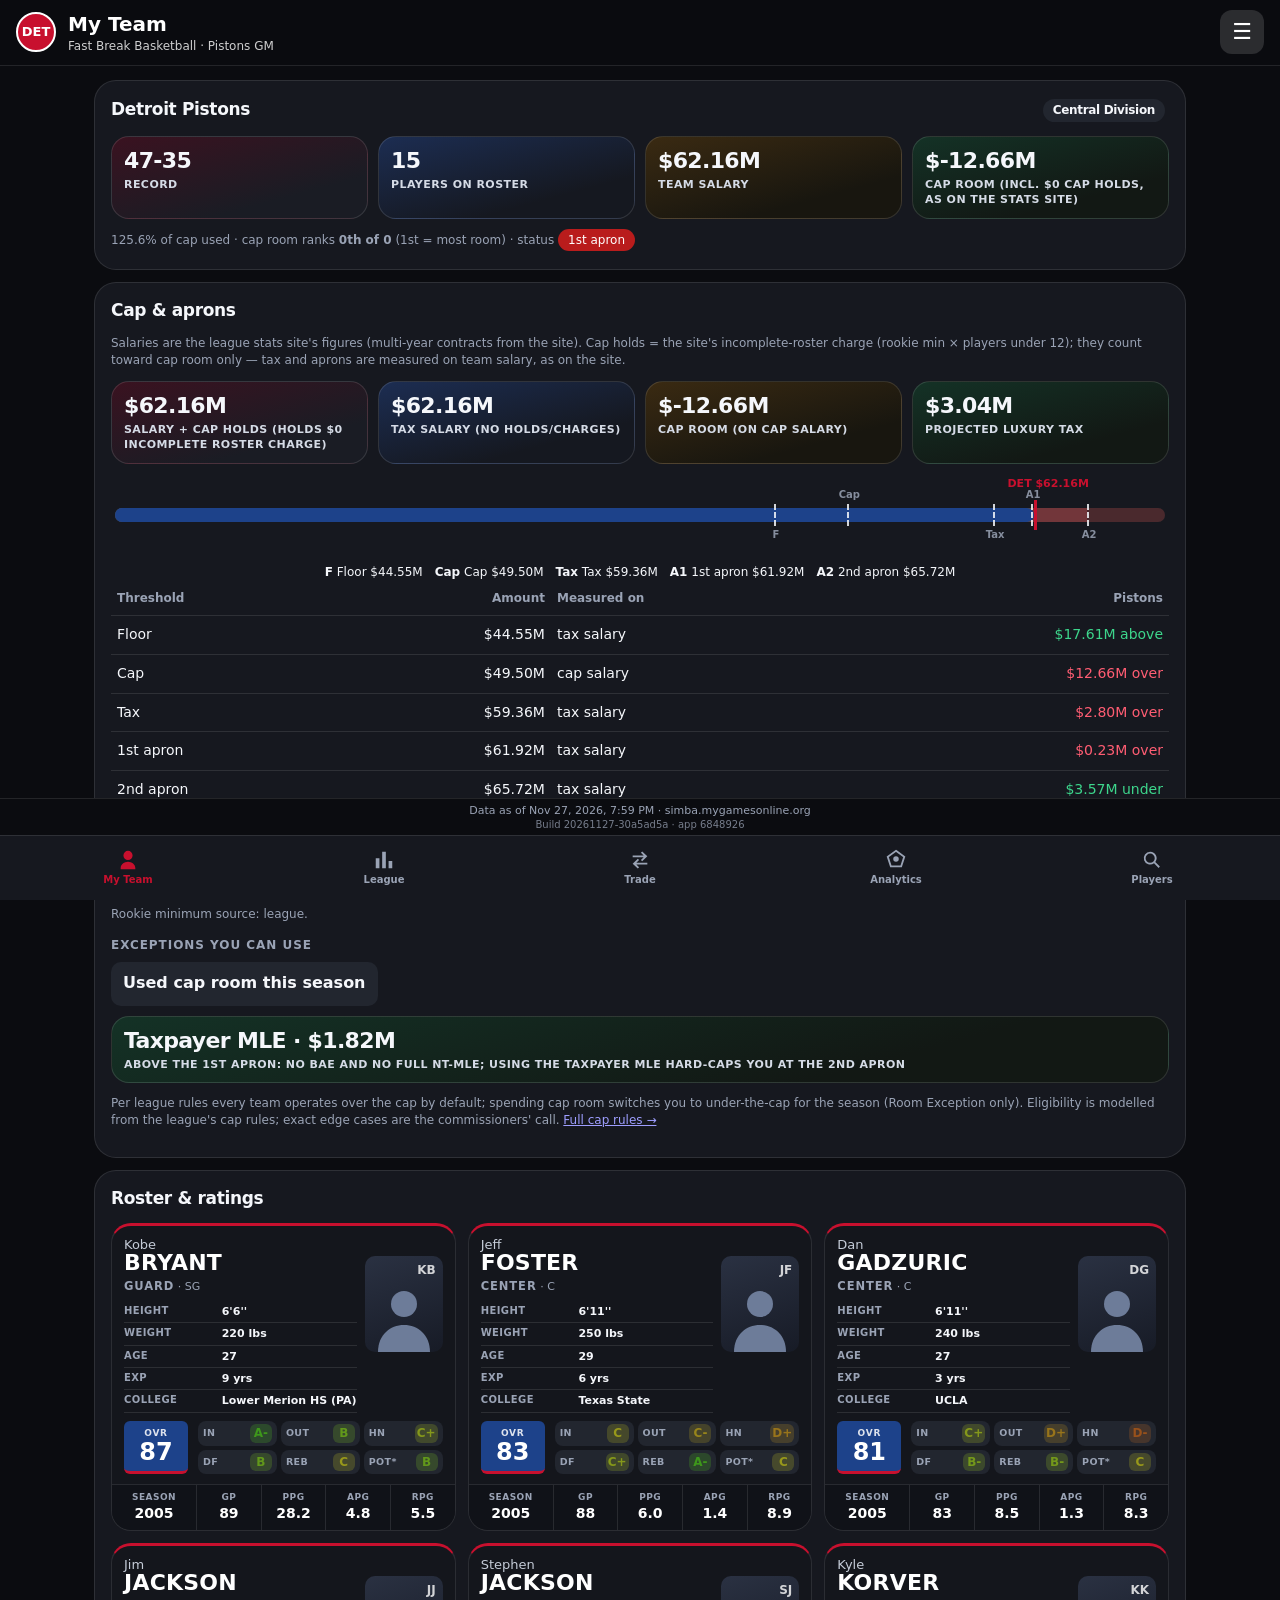
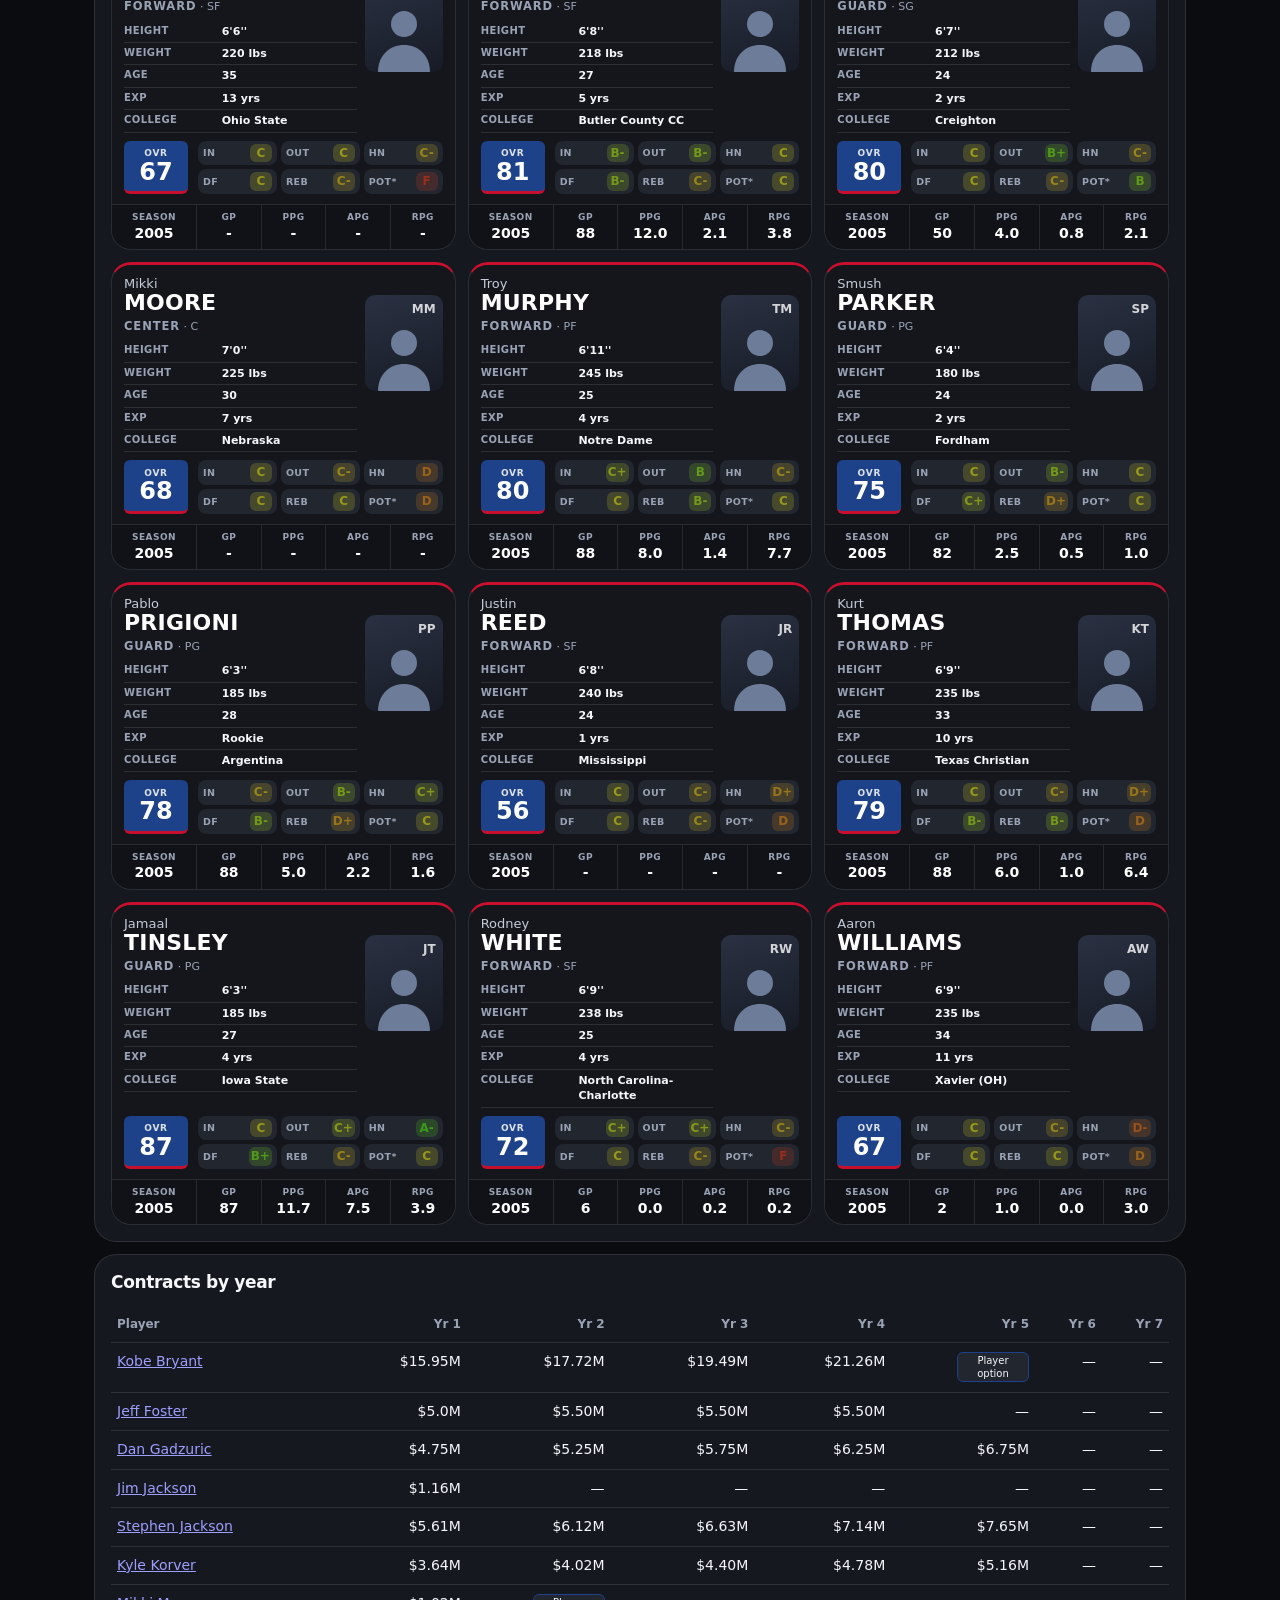
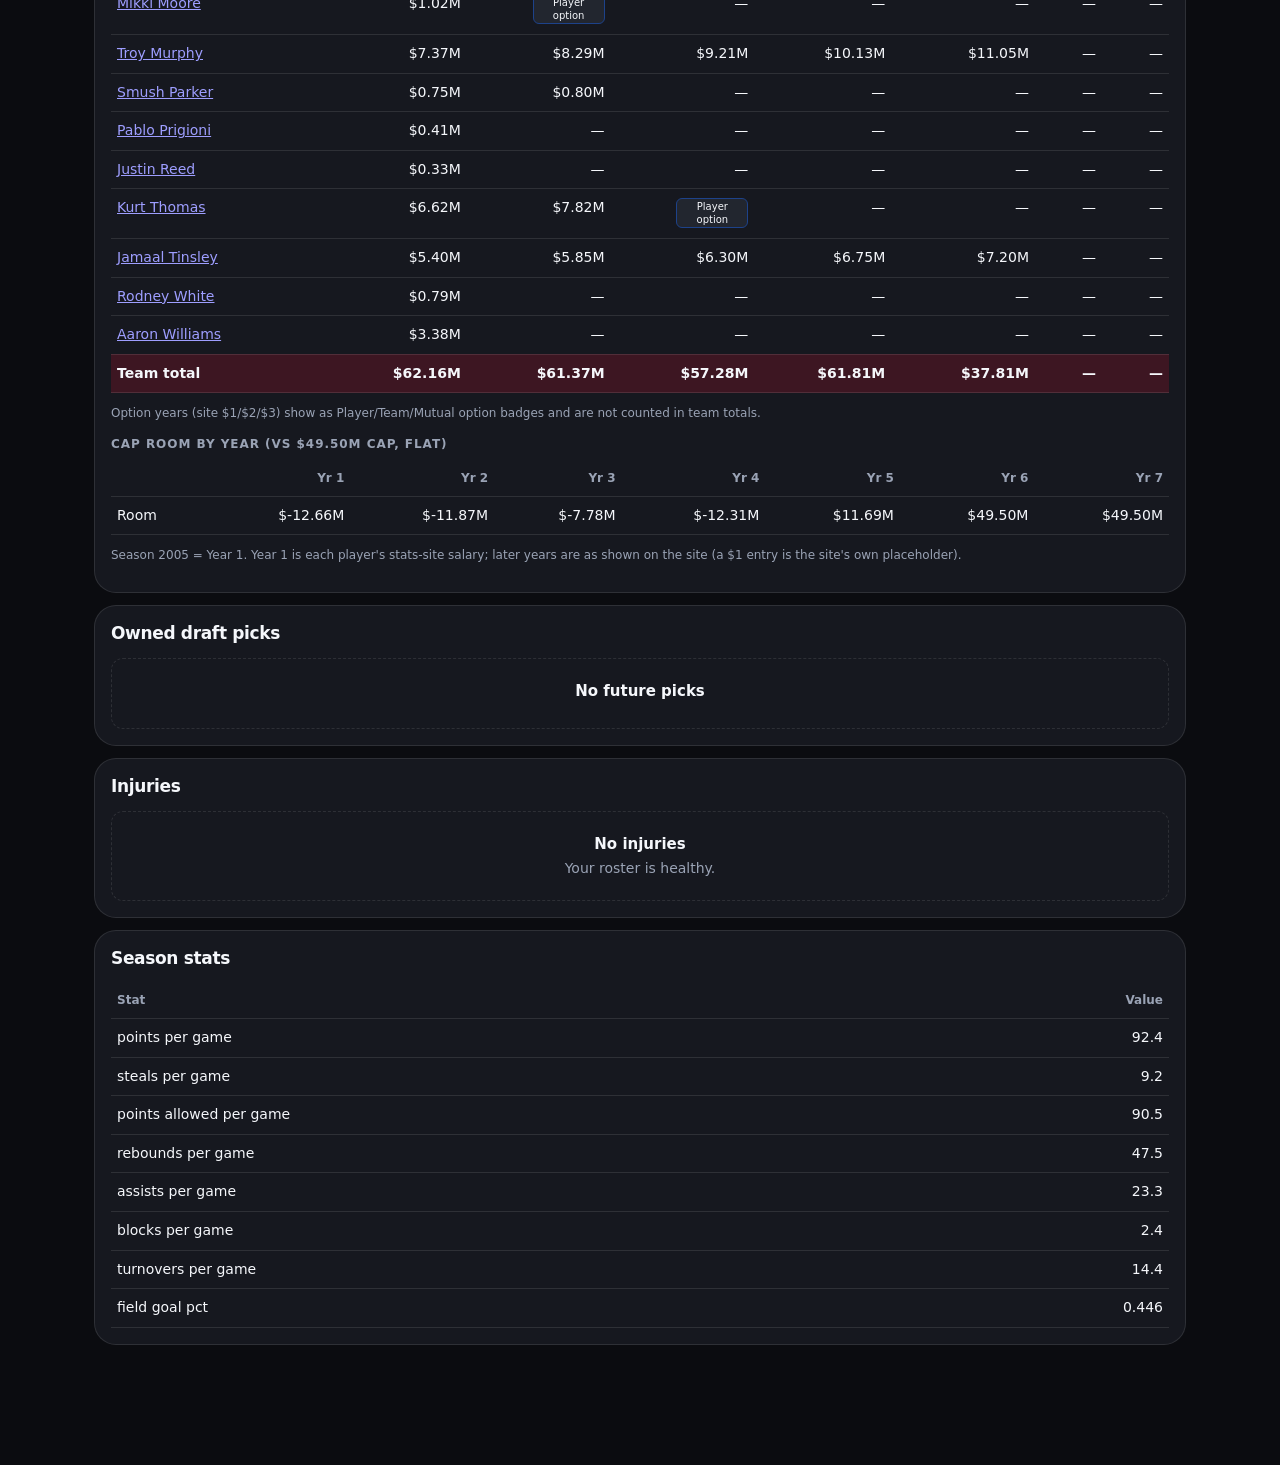
<file: index.html>
<!doctype html>
<html lang="en">
<head>
<meta charset="utf-8">
<meta name="viewport" content="width=device-width, initial-scale=1, viewport-fit=cover">
<title>Pistons Front Office</title>
<meta name="description" content="Detroit Pistons team management — Fast Break Basketball league">
<meta name="theme-color" content="#0b0c10">
<meta name="apple-mobile-web-app-capable" content="yes">
<meta name="mobile-web-app-capable" content="yes">
<meta name="apple-mobile-web-app-status-bar-style" content="black-translucent">
<meta name="apple-mobile-web-app-title" content="Pistons GM">
<link rel="apple-touch-icon" href="icons/apple-touch-icon.png">
<link rel="icon" type="image/png" sizes="32x32" href="icons/favicon-32.png">
<link rel="manifest" href="manifest.webmanifest">
<link rel="stylesheet" href="styles.css">
</head>
<body>
<header class="topbar"><div class="brand"><span class="logo">DET</span><div><div class="title" id="pageTitle">My Team</div><div class="sub">Fast Break Basketball · Pistons GM</div></div>
<button class="menubtn" id="menuBtn" aria-label="More" aria-haspopup="true">☰</button></div>
<div class="menu" id="menu" hidden><a href="#rules">📘 League rules</a><a href="#trade">🔁 Trade checker</a><a href="#finder">🔎 Trade finder</a><a href="#capplan">📈 Cap planning</a><a href="#fa">🆓 Free agents</a><a href="https://tsfbl.proboards.com" target="_blank" rel="noopener">↗ Open forum</a><a href="https://simba.mygamesonline.org" target="_blank" rel="noopener">↗ Open stats site</a></div></header>
<main id="view" aria-live="polite"><div class="empty">Loading…</div></main>
<footer class="asof" id="asof">Data as of …</footer>
<nav class="tabbar" role="tablist">
  <a href="#team" data-tab="team" role="tab"><svg viewBox="0 0 24 24"><path d="M12 2a5 5 0 110 10 5 5 0 010-10zm-8 19c0-4 4-7 8-7s8 3 8 7v1H4z"/></svg><span>My Team</span></a>
  <a href="#league" data-tab="league" role="tab"><svg viewBox="0 0 24 24"><path d="M3 21V10h4v11zm7 0V3h4v18zm7 0v-8h4v8z"/></svg><span>League</span></a>
  <a href="#trade" data-tab="trade" role="tab"><svg viewBox="0 0 24 24"><path d="M4 7h12l-3-3 1.4-1.4L20 8l-5.6 5.4L13 12l3-3H4zm16 10H8l3 3-1.4 1.4L4 16l5.6-5.4L11 12l-3 3h12z"/></svg><span>Trade</span></a>
  <a href="#analytics" data-tab="analytics" role="tab"><svg viewBox="0 0 24 24"><path d="M12 2l9 6.5-3.4 10.5H6.4L3 8.5z" fill="none" stroke="currentColor" stroke-width="2"/><circle cx="12" cy="11" r="3"/></svg><span>Analytics</span></a>
  <a href="#players" data-tab="players" role="tab"><svg viewBox="0 0 24 24"><path d="M10 3a7 7 0 015.6 11.2l5 5-1.4 1.4-5-5A7 7 0 1110 3zm0 2a5 5 0 100 10 5 5 0 000-10z"/></svg><span>Players</span></a>
</nav>
<script src="app.js"></script>
<script>if('serviceWorker' in navigator){const had=!!navigator.serviceWorker.controller;let done=false;
navigator.serviceWorker.addEventListener('controllerchange',()=>{if(had&&!done){done=true;location.reload();}});
addEventListener('load',()=>navigator.serviceWorker.register('sw.js',{updateViaCache:'none'}).then(r=>r.update()).catch(()=>{}));
document.addEventListener('visibilitychange',()=>{if(document.visibilityState==='visible')navigator.serviceWorker.getRegistration().then(r=>r&&r.update());});}</script>
</body>
</html>
</file>
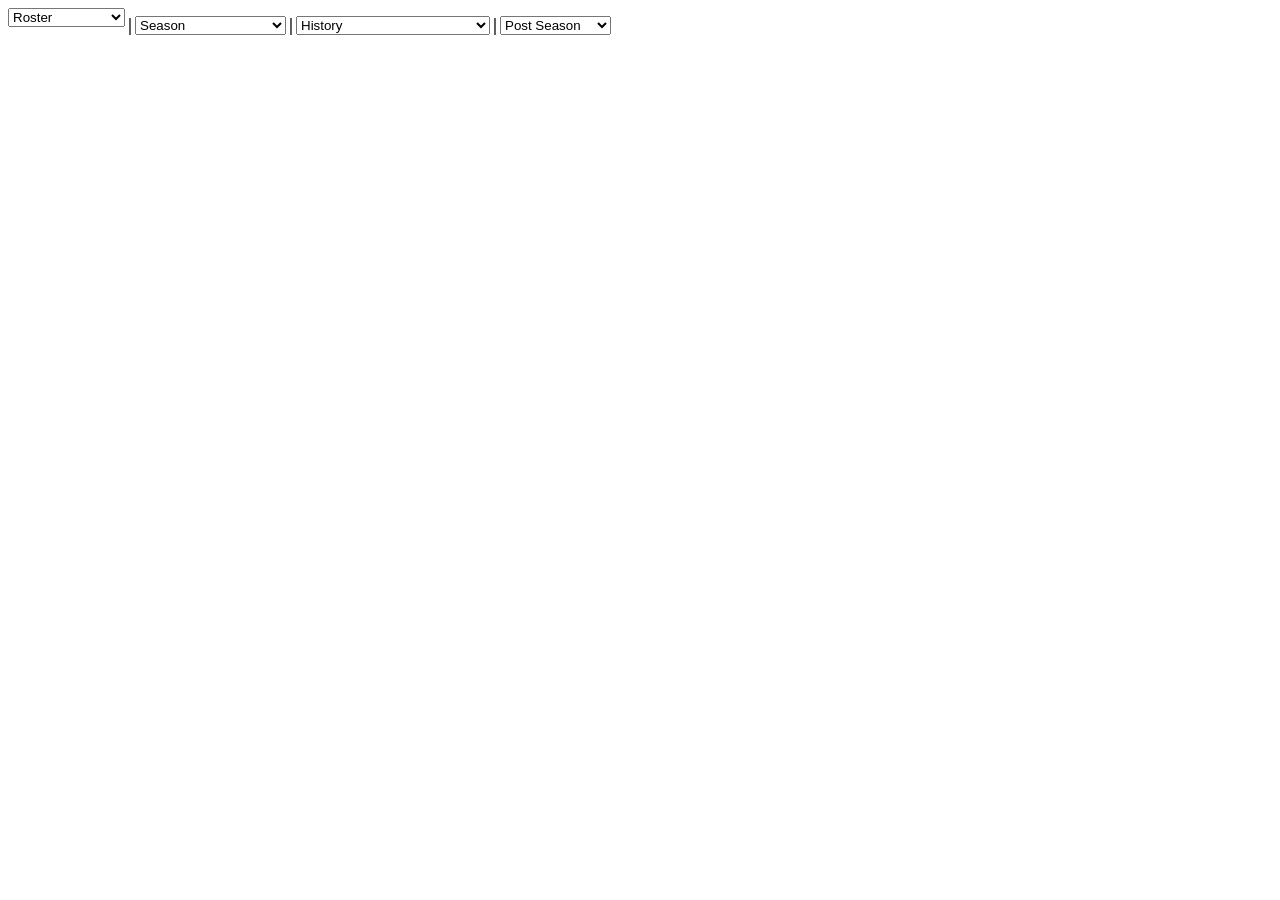
<file: tests/fixtures/index2.htm>
<html><head><title>Main Index</title><base target="_main"></head><body><center><div align="left"><table border="0" cellpadding="0" cellspacing="0" style="border-collapse: collapse" bordercolor="#111111" id="AutoNumber1"><tr><td><form method="POST" action="--WEBBOT-SELF--"><p><select NAME=" Roster " LANGUAGE="javaScript" ONCHANGE= 'var d = this.options[this.selectedIndex].value; if (d !=  "")parent.main.location.href = "" + d ; this.selectedIndex=0; 'CLASS= "menustyle"><option selected> Roster </option> <option>--------------------</option><option value="rosters/index.htm">Team Rosters</option><option value="tmstats/offense/team.htm">Team Statistics</option><option value="tmstats/advanced/team.htm">Advanced Stats</option><option value="salaryneeds-new.htm">Salary Info</option><option value="injuries.htm">Injuries</option><option value="ir.htm">Injured Reserve</option></select></p></td><td width="10" align="center"><b><font size="4">|</font></b></td><td><form method="POST" action="--WEBBOT-SELF--"><p><select NAME=" Season " LANGUAGE="javaScript" ONCHANGE= 'var d = this.options[this.selectedIndex].value; if (d !=  "")parent.main.location.href = "" + d ; this.selectedIndex=0; 'CLASS= "menustyle"><option selected> Season </option> <option>--------------------</option><option value="divstand.htm">Standings</option><option value="leagueschedule.htm">Schedule</option><option value="leagueleaders.htm">League Leaders</option><option value="monthly-awards.htm">Monthly Awards</option><option value="draft/draftplayers-pos.htm">Draft Preview</option><option value="transactions.htm">Transactions</option><option value="fa/fa-pos.htm">Free Agents</option><option value="potentialfas.htm">Potential Free Agents</option></select></p></td><td width="10" align="center"><b><font size="4">|</font></b></td><td><form method="POST" action="--WEBBOT-SELF--"><p><select NAME=" History " LANGUAGE="javaScript" ONCHANGE= 'var d = this.options[this.selectedIndex].value; if (d !=  "")parent.main.location.href = "" + d ; this.selectedIndex=0; 'CLASS= "menustyle"><option selected> History </option> <option>--------------------</option><option value="historicalperformance.htm">Historical Team Performance</option><option value="teamssnrecords.htm">Team Records</option><option value="allstarweekend.htm">All-Star Weekend Winners</option><option value="playergmrecords.htm">Player Game Records</option><option value="playerssnrecords.htm">Player Season Records</option><option value="playercareerrecords.htm">Player Career Records</option><option value="pastchamps.htm">Past Champions</option><option value="hof/all.htm">Hall Of Fame</option><option value="past1picks.htm">Past #1 Overall Picks</option></select></p></td><td width="10" align="center"><b><font size="4">|</font></b></td><td><form method="POST" action="--WEBBOT-SELF--"><p><select NAME=" PostSeason " LANGUAGE="javaScript" ONCHANGE= 'var d = this.options[this.selectedIndex].value; if (d !=  "")parent.main.location.href = "" + d ; this.selectedIndex=0; 'CLASS= "menustyle"><option selected> Post Season </option> <option>--------------------</option><option value="NA">NA</option><option value=""></option></select></p></td></tr></form></table></div></center></body></html>
</file>
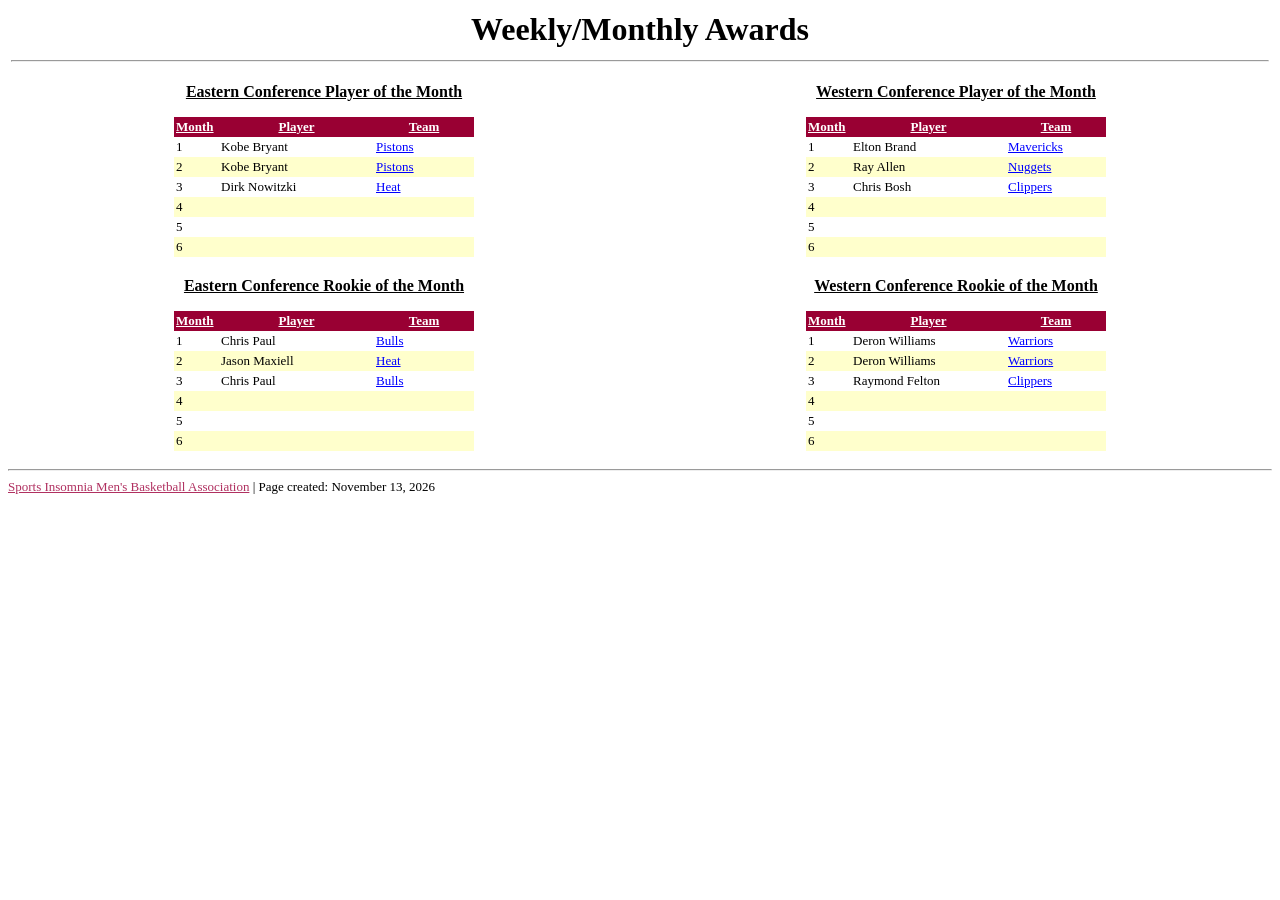
<file: tests/fixtures/monthly-awards.htm>
<html><head><title>Weekly/Monthly Awards</title></head><body background="" bgcolor="#FFFFFF" text="#000000" link="#0000FF" vlink="#B03060"><table border="0" width="100%"><tr><td align="center"><font size="6"><b>Weekly/Monthly Awards</b></font></td></tr><tr><td><hr></td></tr></table><table border="0" width="100%" cellspacing="0" cellpadding="10"><tr><td width="50%" valign="top" align="center"><div align="center"><p><u><b>Eastern Conference Player of the Month</b></u></p><table border="0" width="300" style="table-layout:fixed;" CELLPADDING="2" CELLSPACING="0"><colgroup><col style="width:45px;"><col style="width:155px;"><col style="width:100px;"></colgroup><tr bgcolor="#990033">
                   <th align="left"><font size="2" color="#FFFFFF"><u><b>Month</b></u></font></th>
                  <th align="center"><font size="2" color="#FFFFFF"><u><b>Player</b></u></font></th>
                  <th align="center"><font size="2" color="#FFFFFF"><u><b>Team</b></u></font></th>
                  </tr><tr bgcolor="#FFFFFF"><td align="left"><font size="2">1</font></td><td align="left"><font size="2">Kobe Bryant</font></td><td align="left"><font size="2"><a href="../../rosters/roster12.htm">Pistons</a></font></td></tr><tr bgcolor="#FFFFCC"><td align="left"><font size="2">2</font></td><td align="left"><font size="2">Kobe Bryant</font></td><td align="left"><font size="2"><a href="../../rosters/roster12.htm">Pistons</a></font></td></tr><tr bgcolor="#FFFFFF"><td align="left"><font size="2">3</font></td><td align="left"><font size="2">Dirk Nowitzki</font></td><td align="left"><font size="2"><a href="../../rosters/roster2.htm">Heat</a></font></td></tr><tr bgcolor="#FFFFCC"><td align="left"><font size="2">4</font></td><td align="left"><font size="2">&nbsp;</font></td><td align="left"><font size="2">&nbsp;</font></td></tr><tr bgcolor="#FFFFFF"><td align="left"><font size="2">5</font></td><td align="left"><font size="2">&nbsp;</font></td><td align="left"><font size="2">&nbsp;</font></td></tr><tr bgcolor="#FFFFCC"><td align="left"><font size="2">6</font></td><td align="left"><font size="2">&nbsp;</font></td><td align="left"><font size="2">&nbsp;</font></td></tr></table></div></td><td width="50%" valign="top" align="center"><div align="center"><p><u><b>Western Conference Player of the Month</b></u></p><table border="0" width="300" style="table-layout:fixed;" CELLPADDING="2" CELLSPACING="0"><colgroup><col style="width:45px;"><col style="width:155px;"><col style="width:100px;"></colgroup><tr bgcolor="#990033">
                   <th align="left"><font size="2" color="#FFFFFF"><u><b>Month</b></u></font></th>
                  <th align="center"><font size="2" color="#FFFFFF"><u><b>Player</b></u></font></th>
                  <th align="center"><font size="2" color="#FFFFFF"><u><b>Team</b></u></font></th>
                  </tr><tr bgcolor="#FFFFFF"><td align="left"><font size="2">1</font></td><td align="left"><font size="2">Elton Brand</font></td><td align="left"><font size="2"><a href="../../rosters/roster16.htm">Mavericks</a></font></td></tr><tr bgcolor="#FFFFCC"><td align="left"><font size="2">2</font></td><td align="left"><font size="2">Ray Allen</font></td><td align="left"><font size="2"><a href="../../rosters/roster17.htm">Nuggets</a></font></td></tr><tr bgcolor="#FFFFFF"><td align="left"><font size="2">3</font></td><td align="left"><font size="2">Chris Bosh</font></td><td align="left"><font size="2"><a href="../../rosters/roster24.htm">Clippers</a></font></td></tr><tr bgcolor="#FFFFCC"><td align="left"><font size="2">4</font></td><td align="left"><font size="2">&nbsp;</font></td><td align="left"><font size="2">&nbsp;</font></td></tr><tr bgcolor="#FFFFFF"><td align="left"><font size="2">5</font></td><td align="left"><font size="2">&nbsp;</font></td><td align="left"><font size="2">&nbsp;</font></td></tr><tr bgcolor="#FFFFCC"><td align="left"><font size="2">6</font></td><td align="left"><font size="2">&nbsp;</font></td><td align="left"><font size="2">&nbsp;</font></td></tr></table></div></td></tr><tr><td width="50%" valign="top" align="center"><div align="center"><p><u><b>Eastern Conference Rookie of the Month</b></u></p><table border="0" width="300" style="table-layout:fixed;" CELLPADDING="2" CELLSPACING="0"><colgroup><col style="width:45px;"><col style="width:155px;"><col style="width:100px;"></colgroup><tr bgcolor="#990033">
                   <th align="left"><font size="2" color="#FFFFFF"><u><b>Month</b></u></font></th>
                  <th align="center"><font size="2" color="#FFFFFF"><u><b>Player</b></u></font></th>
                  <th align="center"><font size="2" color="#FFFFFF"><u><b>Team</b></u></font></th>
                  </tr><tr bgcolor="#FFFFFF"><td align="left"><font size="2">1</font></td><td align="left"><font size="2">Chris Paul</font></td><td align="left"><font size="2"><a href="../../rosters/roster10.htm">Bulls</a></font></td></tr><tr bgcolor="#FFFFCC"><td align="left"><font size="2">2</font></td><td align="left"><font size="2">Jason Maxiell</font></td><td align="left"><font size="2"><a href="../../rosters/roster2.htm">Heat</a></font></td></tr><tr bgcolor="#FFFFFF"><td align="left"><font size="2">3</font></td><td align="left"><font size="2">Chris Paul</font></td><td align="left"><font size="2"><a href="../../rosters/roster10.htm">Bulls</a></font></td></tr><tr bgcolor="#FFFFCC"><td align="left"><font size="2">4</font></td><td align="left"><font size="2">&nbsp;</font></td><td align="left"><font size="2">&nbsp;</font></td></tr><tr bgcolor="#FFFFFF"><td align="left"><font size="2">5</font></td><td align="left"><font size="2">&nbsp;</font></td><td align="left"><font size="2">&nbsp;</font></td></tr><tr bgcolor="#FFFFCC"><td align="left"><font size="2">6</font></td><td align="left"><font size="2">&nbsp;</font></td><td align="left"><font size="2">&nbsp;</font></td></tr></table></div></td><td width="50%" valign="top" align="center"><div align="center"><p><u><b>Western Conference Rookie of the Month</b></u></p><table border="0" width="300" style="table-layout:fixed;" CELLPADDING="2" CELLSPACING="0"><colgroup><col style="width:45px;"><col style="width:155px;"><col style="width:100px;"></colgroup><tr bgcolor="#990033">
                   <th align="left"><font size="2" color="#FFFFFF"><u><b>Month</b></u></font></th>
                  <th align="center"><font size="2" color="#FFFFFF"><u><b>Player</b></u></font></th>
                  <th align="center"><font size="2" color="#FFFFFF"><u><b>Team</b></u></font></th>
                  </tr><tr bgcolor="#FFFFFF"><td align="left"><font size="2">1</font></td><td align="left"><font size="2">Deron Williams</font></td><td align="left"><font size="2"><a href="../../rosters/roster23.htm">Warriors</a></font></td></tr><tr bgcolor="#FFFFCC"><td align="left"><font size="2">2</font></td><td align="left"><font size="2">Deron Williams</font></td><td align="left"><font size="2"><a href="../../rosters/roster23.htm">Warriors</a></font></td></tr><tr bgcolor="#FFFFFF"><td align="left"><font size="2">3</font></td><td align="left"><font size="2">Raymond Felton</font></td><td align="left"><font size="2"><a href="../../rosters/roster24.htm">Clippers</a></font></td></tr><tr bgcolor="#FFFFCC"><td align="left"><font size="2">4</font></td><td align="left"><font size="2">&nbsp;</font></td><td align="left"><font size="2">&nbsp;</font></td></tr><tr bgcolor="#FFFFFF"><td align="left"><font size="2">5</font></td><td align="left"><font size="2">&nbsp;</font></td><td align="left"><font size="2">&nbsp;</font></td></tr><tr bgcolor="#FFFFCC"><td align="left"><font size="2">6</font></td><td align="left"><font size="2">&nbsp;</font></td><td align="left"><font size="2">&nbsp;</font></td></tr></table></div></td></tr></table><hr align="left"><font size="2"><a href="">Sports Insomnia Men's Basketball Association</a> | Page created: November 13, 2026</font></body></html>
</file>
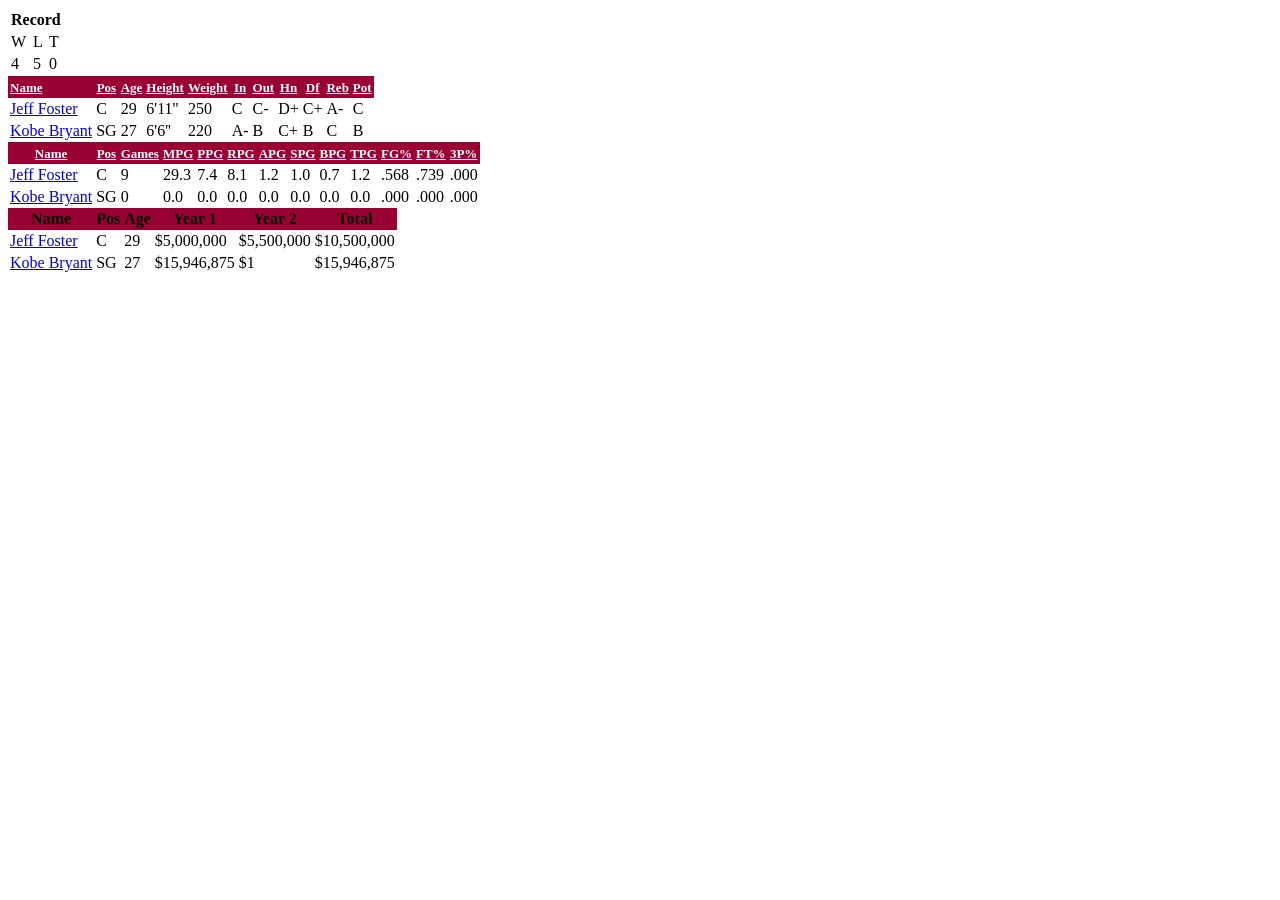
<file: tests/fixtures/roster_player_stats.html>
<!DOCTYPE html>
<html><body>
<table border="0"><tr><td colspan="3"><b>Record</b></td></tr>
<tr><td>W</td><td>L</td><td>T</td></tr>
<tr><td>4</td><td>5</td><td>0</td></tr></table>
<table border="0" cellpadding="2" cellspacing="0"><tr bgcolor="#990033">
<th align="left"><font size="2" color="#FFFFFF"><u><b>Name</b></u></font></th>
<th align="center"><font size="2" color="#FFFFFF"><u><b>Pos</b></u></font></th>
<th align="center"><font size="2" color="#FFFFFF"><u><b>Age</b></u></font></th>
<th align="center"><font size="2" color="#FFFFFF"><u><b>Height</b></u></font></th>
<th align="center"><font size="2" color="#FFFFFF"><u><b>Weight</b></u></font></th>
<th align="center"><font size="2" color="#FFFFFF"><u><b>In</b></u></font></th>
<th align="center"><font size="2" color="#FFFFFF"><u><b>Out</b></u></font></th>
<th align="center"><font size="2" color="#FFFFFF"><u><b>Hn</b></u></font></th>
<th align="center"><font size="2" color="#FFFFFF"><u><b>Df</b></u></font></th>
<th align="center"><font size="2" color="#FFFFFF"><u><b>Reb</b></u></font></th>
<th align="center"><font size="2" color="#FFFFFF"><u><b>Pot</b></u></font></th>
</tr>
<tr><td><a href="../players/player252.htm">Jeff Foster</a></td><td>C</td><td>29</td><td>6'11''</td><td>250</td><td>C</td><td>C-</td><td>D+</td><td>C+</td><td>A-</td><td>C</td></tr>
<tr><td><a href="../players/player163.htm">Kobe Bryant</a></td><td>SG</td><td>27</td><td>6'6''</td><td>220</td><td>A-</td><td>B</td><td>C+</td><td>B</td><td>C</td><td>B</td></tr>
</table>
<table border="0" cellpadding="2" cellspacing="0"><tr bgcolor="#990033">
<th><font size="2" color="#FFFFFF"><u><b>Name</b></u></font></th>
<th><font size="2" color="#FFFFFF"><u><b>Pos</b></u></font></th>
<th><font size="2" color="#FFFFFF"><u><b>Games</b></u></font></th>
<th><font size="2" color="#FFFFFF"><u><b>MPG</b></u></font></th>
<th><font size="2" color="#FFFFFF"><u><b>PPG</b></u></font></th>
<th><font size="2" color="#FFFFFF"><u><b>RPG</b></u></font></th>
<th><font size="2" color="#FFFFFF"><u><b>APG</b></u></font></th>
<th><font size="2" color="#FFFFFF"><u><b>SPG</b></u></font></th>
<th><font size="2" color="#FFFFFF"><u><b>BPG</b></u></font></th>
<th><font size="2" color="#FFFFFF"><u><b>TPG</b></u></font></th>
<th><font size="2" color="#FFFFFF"><u><b>FG%</b></u></font></th>
<th><font size="2" color="#FFFFFF"><u><b>FT%</b></u></font></th>
<th><font size="2" color="#FFFFFF"><u><b>3P%</b></u></font></th>
</tr>
<tr><td><a href="../players/player252.htm">Jeff Foster</a></td><td>C</td><td>9</td><td>29.3</td><td>7.4</td><td>8.1</td><td>1.2</td><td>1.0</td><td>0.7</td><td>1.2</td><td>.568</td><td>.739</td><td>.000</td></tr>
<tr><td><a href="../players/player163.htm">Kobe Bryant</a></td><td>SG</td><td>0</td><td>0.0</td><td>0.0</td><td>0.0</td><td>0.0</td><td>0.0</td><td>0.0</td><td>0.0</td><td>.000</td><td>.000</td><td>.000</td></tr>
</table>
<table border="0" cellpadding="2" cellspacing="0"><tr bgcolor="#990033">
<th><b>Name</b></th><th><b>Pos</b></th><th><b>Age</b></th><th><b>Year 1</b></th><th><b>Year 2</b></th><th><b>Total</b></th>
</tr>
<tr><td><a href="../players/player252.htm">Jeff Foster</a></td><td>C</td><td>29</td><td>$5,000,000</td><td>$5,500,000</td><td>$10,500,000</td></tr>
<tr><td><a href="../players/player163.htm">Kobe Bryant</a></td><td>SG</td><td>27</td><td>$15,946,875</td><td>$1</td><td>$15,946,875</td></tr>
</table>
</body></html>
</file>
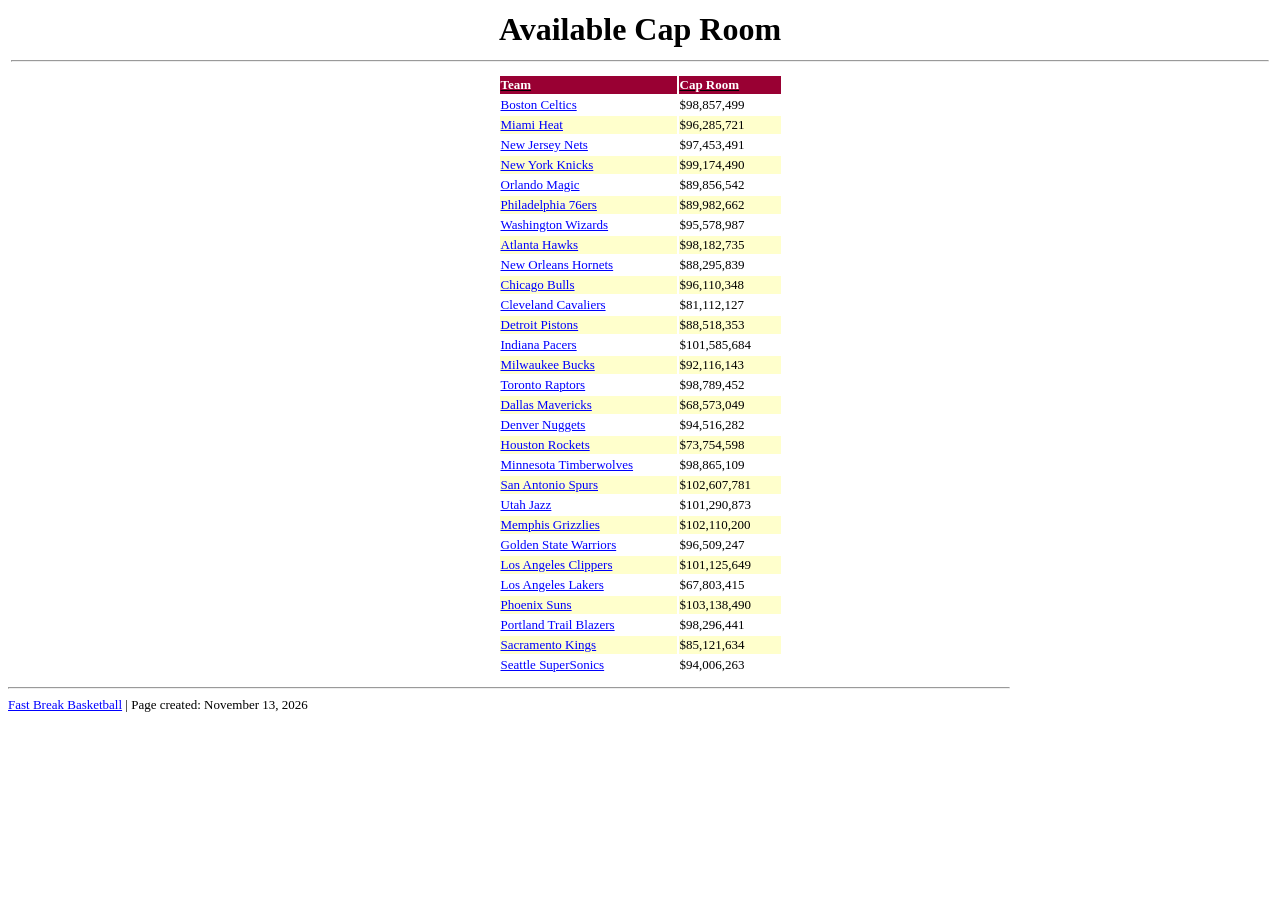
<file: tests/fixtures/salaryneeds.htm>
<html>

<head>
<title>Available Cap Room</title>
</head>

<body background="" bgcolor="#FFFFFF" text="#000000" link="#0000FF" vlink="#B03060">

<table border="0" width="100%">
  <tr>
    <td width="100%">
      <p align="center"><font size="6"><b>Available Cap Room</b></font></td>
  </tr>
  <tr>
   <td align="center"><hr>
   </td>
  </tr>
  <tr>
   <td align="center">
      <div align="center">
        <center>
        <table border="0">
          <tr>
            <td bgcolor="#990033" width="175"><u><font size="2" color="#FFFFFF">
            <b>Team</b></font></u></td>
            <td bgcolor="#990033" width="100"><u><font size="2" color="#FFFFFF">
            <b>Cap Room</b></font></u></td>
          </tr>
          <tr>
            <td width="175"><font size="2"><a href="./rosters/roster1.htm">Boston Celtics</a></font></td>
            <td width="100"><font size="2">$98,857,499</font></td>
          </tr>
          <tr bgcolor="#FFFFCC">
            <td width="175"><font size="2"><a href="./rosters/roster2.htm">Miami Heat</a></font></td>
            <td width="100"><font size="2">$96,285,721</font></td>
          </tr>
          <tr>
            <td width="175"><font size="2"><a href="./rosters/roster3.htm">New Jersey Nets</a></font></td>
            <td width="100"><font size="2">$97,453,491</font></td>
          </tr>
          <tr bgcolor="#FFFFCC">
            <td width="175"><font size="2"><a href="./rosters/roster4.htm">New York Knicks</a></font></td>
            <td width="100"><font size="2">$99,174,490</font></td>
          </tr>
          <tr>
            <td width="175"><font size="2"><a href="./rosters/roster5.htm">Orlando Magic</a></font></td>
            <td width="100"><font size="2">$89,856,542</font></td>
          </tr>
          <tr bgcolor="#FFFFCC">
            <td width="175"><font size="2"><a href="./rosters/roster6.htm">Philadelphia 76ers</a></font></td>
            <td width="100"><font size="2">$89,982,662</font></td>
          </tr>
          <tr>
            <td width="175"><font size="2"><a href="./rosters/roster7.htm">Washington Wizards</a></font></td>
            <td width="100"><font size="2">$95,578,987</font></td>
          </tr>
          <tr bgcolor="#FFFFCC">
            <td width="175"><font size="2"><a href="./rosters/roster8.htm">Atlanta Hawks</a></font></td>
            <td width="100"><font size="2">$98,182,735</font></td>
          </tr>
          <tr>
            <td width="175"><font size="2"><a href="./rosters/roster9.htm">New Orleans Hornets</a></font></td>
            <td width="100"><font size="2">$88,295,839</font></td>
          </tr>
          <tr bgcolor="#FFFFCC">
            <td width="175"><font size="2"><a href="./rosters/roster10.htm">Chicago Bulls</a></font></td>
            <td width="100"><font size="2">$96,110,348</font></td>
          </tr>
          <tr>
            <td width="175"><font size="2"><a href="./rosters/roster11.htm">Cleveland Cavaliers</a></font></td>
            <td width="100"><font size="2">$81,112,127</font></td>
          </tr>
          <tr bgcolor="#FFFFCC">
            <td width="175"><font size="2"><a href="./rosters/roster12.htm">Detroit Pistons</a></font></td>
            <td width="100"><font size="2">$88,518,353</font></td>
          </tr>
          <tr>
            <td width="175"><font size="2"><a href="./rosters/roster13.htm">Indiana Pacers</a></font></td>
            <td width="100"><font size="2">$101,585,684</font></td>
          </tr>
          <tr bgcolor="#FFFFCC">
            <td width="175"><font size="2"><a href="./rosters/roster14.htm">Milwaukee Bucks</a></font></td>
            <td width="100"><font size="2">$92,116,143</font></td>
          </tr>
          <tr>
            <td width="175"><font size="2"><a href="./rosters/roster15.htm">Toronto Raptors</a></font></td>
            <td width="100"><font size="2">$98,789,452</font></td>
          </tr>
          <tr bgcolor="#FFFFCC">
            <td width="175"><font size="2"><a href="./rosters/roster16.htm">Dallas Mavericks</a></font></td>
            <td width="100"><font size="2">$68,573,049</font></td>
          </tr>
          <tr>
            <td width="175"><font size="2"><a href="./rosters/roster17.htm">Denver Nuggets</a></font></td>
            <td width="100"><font size="2">$94,516,282</font></td>
          </tr>
          <tr bgcolor="#FFFFCC">
            <td width="175"><font size="2"><a href="./rosters/roster18.htm">Houston Rockets</a></font></td>
            <td width="100"><font size="2">$73,754,598</font></td>
          </tr>
          <tr>
            <td width="175"><font size="2"><a href="./rosters/roster19.htm">Minnesota Timberwolves</a></font></td>
            <td width="100"><font size="2">$98,865,109</font></td>
          </tr>
          <tr bgcolor="#FFFFCC">
            <td width="175"><font size="2"><a href="./rosters/roster20.htm">San Antonio Spurs</a></font></td>
            <td width="100"><font size="2">$102,607,781</font></td>
          </tr>
          <tr>
            <td width="175"><font size="2"><a href="./rosters/roster21.htm">Utah Jazz</a></font></td>
            <td width="100"><font size="2">$101,290,873</font></td>
          </tr>
          <tr bgcolor="#FFFFCC">
            <td width="175"><font size="2"><a href="./rosters/roster22.htm">Memphis Grizzlies</a></font></td>
            <td width="100"><font size="2">$102,110,200</font></td>
          </tr>
          <tr>
            <td width="175"><font size="2"><a href="./rosters/roster23.htm">Golden State Warriors</a></font></td>
            <td width="100"><font size="2">$96,509,247</font></td>
          </tr>
          <tr bgcolor="#FFFFCC">
            <td width="175"><font size="2"><a href="./rosters/roster24.htm">Los Angeles Clippers</a></font></td>
            <td width="100"><font size="2">$101,125,649</font></td>
          </tr>
          <tr>
            <td width="175"><font size="2"><a href="./rosters/roster25.htm">Los Angeles Lakers</a></font></td>
            <td width="100"><font size="2">$67,803,415</font></td>
          </tr>
          <tr bgcolor="#FFFFCC">
            <td width="175"><font size="2"><a href="./rosters/roster26.htm">Phoenix Suns</a></font></td>
            <td width="100"><font size="2">$103,138,490</font></td>
          </tr>
          <tr>
            <td width="175"><font size="2"><a href="./rosters/roster27.htm">Portland Trail Blazers</a></font></td>
            <td width="100"><font size="2">$98,296,441</font></td>
          </tr>
          <tr bgcolor="#FFFFCC">
            <td width="175"><font size="2"><a href="./rosters/roster28.htm">Sacramento Kings</a></font></td>
            <td width="100"><font size="2">$85,121,634</font></td>
          </tr>
          <tr>
            <td width="175"><font size="2"><a href="./rosters/roster29.htm">Seattle SuperSonics</a></font></td>
            <td width="100"><font size="2">$94,006,263</font></td>
          </tr>
        </table>
        </center>
      </div>
   </td>
  </tr>
</table>

<hr width=1000 align=left>
<font size=2><a href="http://www.sportplanet.com/fbb/">Fast Break Basketball</a> | </font>
<font size=2> Page created: November 13, 2026</font>
</body>

</html>
</file>
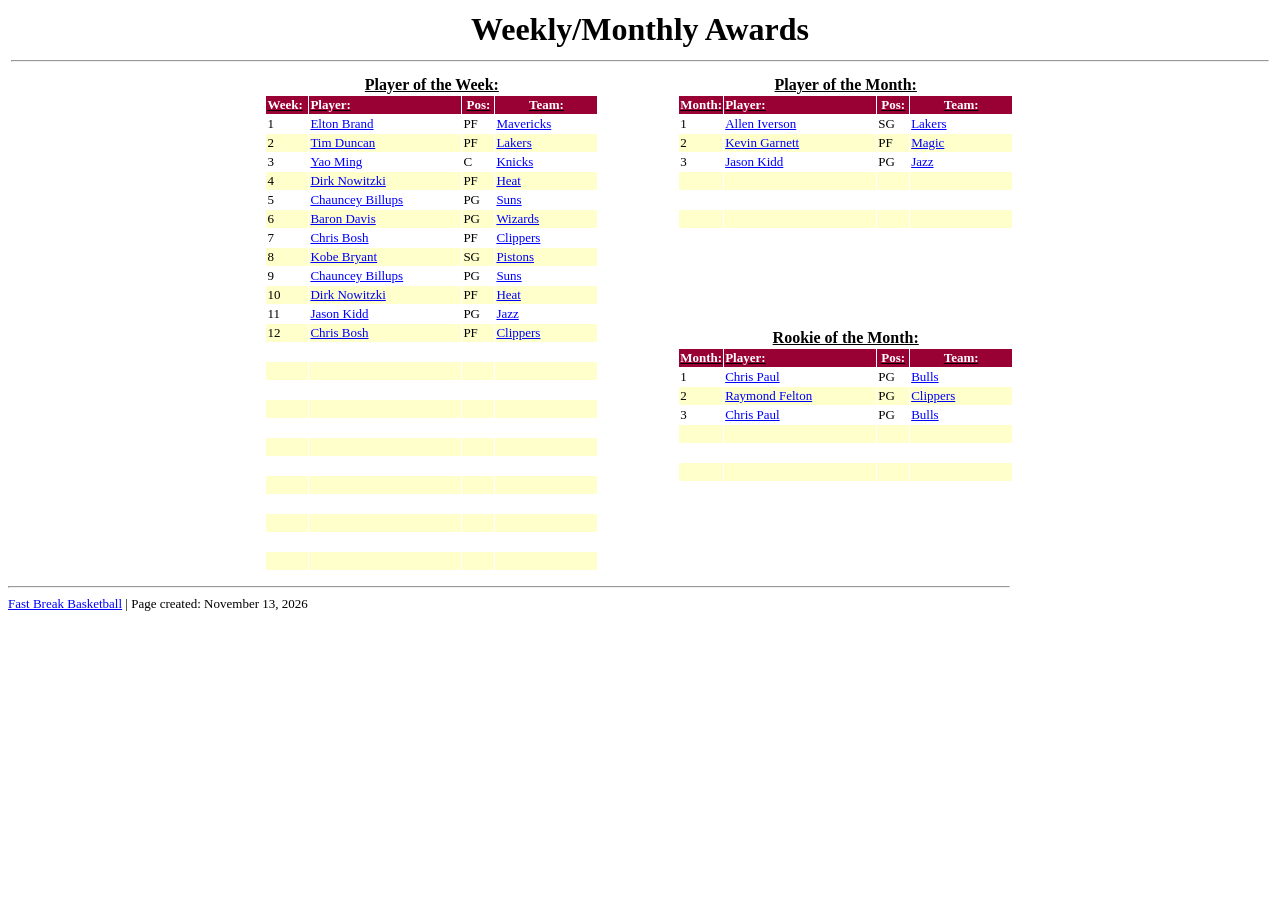
<file: tests/fixtures/wkly-mnthly.htm>
<html>

<head>
<title>Weekly/Monthly Awards</title>
</head>

<body background="" bgcolor="#FFFFFF" text="#000000" link="#0000FF" vlink="#B03060">

<table border="0" width="100%">
  <tr>
    <td width="100%" colspan="3">
      <p align="center"><font size="6"><b>Weekly/Monthly Awards</b></font></td>
  </tr>
  <tr>
   <td align="center" colspan="3"><hr>
   </td>
  </tr>
  <tr>
   <td align="center" rowspan="3">
      <div align="right">
        <table border="0" cellspacing="1" id="AutoNumber1">
          <tr>
            <td align="center" colspan="4"><u><b>Player of the Week:</b></u></td>
          </tr>
          <tr>
            <td bgcolor="#990033" width="40"><u><font size="2" color="#FFFFFF">
            <b>Week:</b></font></u></td>
            <td bgcolor="#990033" width="150"><u><font size="2" color="#FFFFFF">
            <b>Player:</b></font></u></td>
            <td bgcolor="#990033" align="center" width="30"><u>
            <font size="2" color="#FFFFFF"><b>Pos:</b></font></u></td>
            <td bgcolor="#990033" align="center" width="100"><u>
            <font size="2" color="#FFFFFF"><b>Team:</b></font></u></td>
          </tr>
          <tr>
            <td width="40"><font size=2>1</font></td>
            <td width="150"><font size=2><a href="./players/player152.htm">Elton Brand</a></font></td>
            <td width="30"><font size=2>PF</font></td>
            <td width="100"><font size=2><a href="./rosters/roster16.htm">Mavericks</a></font></td>
          </tr>
          <tr bgcolor="#FFFFCC">
            <td width="40"><font size=2>2</font></td>
            <td width="150"><font size=2><a href="./players/player226.htm">Tim Duncan</a></font></td>
            <td width="30"><font size=2>PF</font></td>
            <td width="100"><font size=2><a href="./rosters/roster25.htm">Lakers</a></font></td>
          </tr>
          <tr>
            <td width="40"><font size=2>3</font></td>
            <td width="150"><font size=2><a href="./players/player437.htm">Yao Ming</a></font></td>
            <td width="30"><font size=2>C</font></td>
            <td width="100"><font size=2><a href="./rosters/roster4.htm">Knicks</a></font></td>
          </tr>
          <tr bgcolor="#FFFFCC">
            <td width="40"><font size=2>4</font></td>
            <td width="150"><font size=2><a href="./players/player462.htm">Dirk Nowitzki</a></font></td>
            <td width="30"><font size=2>PF</font></td>
            <td width="100"><font size=2><a href="./rosters/roster2.htm">Heat</a></font></td>
          </tr>
          <tr>
            <td width="40"><font size=2>5</font></td>
            <td width="150"><font size=2><a href="./players/player135.htm">Chauncey Billups</a></font></td>
            <td width="30"><font size=2>PG</font></td>
            <td width="100"><font size=2><a href="./rosters/roster26.htm">Suns</a></font></td>
          </tr>
          <tr bgcolor="#FFFFCC">
            <td width="40"><font size=2>6</font></td>
            <td width="150"><font size=2><a href="./players/player207.htm">Baron Davis</a></font></td>
            <td width="30"><font size=2>PG</font></td>
            <td width="100"><font size=2><a href="./rosters/roster7.htm">Wizards</a></font></td>
          </tr>
          <tr>
            <td width="40"><font size=2>7</font></td>
            <td width="150"><font size=2><a href="./players/player146.htm">Chris Bosh</a></font></td>
            <td width="30"><font size=2>PF</font></td>
            <td width="100"><font size=2><a href="./rosters/roster24.htm">Clippers</a></font></td>
          </tr>
          <tr bgcolor="#FFFFCC">
            <td width="40"><font size=2>8</font></td>
            <td width="150"><font size=2><a href="./players/player163.htm">Kobe Bryant</a></font></td>
            <td width="30"><font size=2>SG</font></td>
            <td width="100"><font size=2><a href="./rosters/roster12.htm">Pistons</a></font></td>
          </tr>
          <tr>
            <td width="40"><font size=2>9</font></td>
            <td width="150"><font size=2><a href="./players/player135.htm">Chauncey Billups</a></font></td>
            <td width="30"><font size=2>PG</font></td>
            <td width="100"><font size=2><a href="./rosters/roster26.htm">Suns</a></font></td>
          </tr>
          <tr bgcolor="#FFFFCC">
            <td width="40"><font size=2>10</font></td>
            <td width="150"><font size=2><a href="./players/player462.htm">Dirk Nowitzki</a></font></td>
            <td width="30"><font size=2>PF</font></td>
            <td width="100"><font size=2><a href="./rosters/roster2.htm">Heat</a></font></td>
          </tr>
          <tr>
            <td width="40"><font size=2>11</font></td>
            <td width="150"><font size=2><a href="./players/player377.htm">Jason Kidd</a></font></td>
            <td width="30"><font size=2>PG</font></td>
            <td width="100"><font size=2><a href="./rosters/roster21.htm">Jazz</a></font></td>
          </tr>
          <tr bgcolor="#FFFFCC">
            <td width="40"><font size=2>12</font></td>
            <td width="150"><font size=2><a href="./players/player146.htm">Chris Bosh</a></font></td>
            <td width="30"><font size=2>PF</font></td>
            <td width="100"><font size=2><a href="./rosters/roster24.htm">Clippers</a></font></td>
          </tr>
          <tr>
            <td width="40"><font size=2>&nbsp;</font></td>
            <td width="150"><font size=2>&nbsp;</font></td>
            <td width="30"><font size=2>&nbsp;</font></td>
            <td width="100"><font size=2>&nbsp;</font></td>
          </tr>
          <tr bgcolor="#FFFFCC">
            <td width="40"><font size=2>&nbsp;</font></td>
            <td width="150"><font size=2>&nbsp;</font></td>
            <td width="30"><font size=2>&nbsp;</font></td>
            <td width="100"><font size=2>&nbsp;</font></td>
          </tr>
          <tr>
            <td width="40"><font size=2>&nbsp;</font></td>
            <td width="150"><font size=2>&nbsp;</font></td>
            <td width="30"><font size=2>&nbsp;</font></td>
            <td width="100"><font size=2>&nbsp;</font></td>
          </tr>
          <tr bgcolor="#FFFFCC">
            <td width="40"><font size=2>&nbsp;</font></td>
            <td width="150"><font size=2>&nbsp;</font></td>
            <td width="30"><font size=2>&nbsp;</font></td>
            <td width="100"><font size=2>&nbsp;</font></td>
          </tr>
          <tr>
            <td width="40"><font size=2>&nbsp;</font></td>
            <td width="150"><font size=2>&nbsp;</font></td>
            <td width="30"><font size=2>&nbsp;</font></td>
            <td width="100"><font size=2>&nbsp;</font></td>
          </tr>
          <tr bgcolor="#FFFFCC">
            <td width="40"><font size=2>&nbsp;</font></td>
            <td width="150"><font size=2>&nbsp;</font></td>
            <td width="30"><font size=2>&nbsp;</font></td>
            <td width="100"><font size=2>&nbsp;</font></td>
          </tr>
          <tr>
            <td width="40"><font size=2>&nbsp;</font></td>
            <td width="150"><font size=2>&nbsp;</font></td>
            <td width="30"><font size=2>&nbsp;</font></td>
            <td width="100"><font size=2>&nbsp;</font></td>
          </tr>
          <tr bgcolor="#FFFFCC">
            <td width="40"><font size=2>&nbsp;</font></td>
            <td width="150"><font size=2>&nbsp;</font></td>
            <td width="30"><font size=2>&nbsp;</font></td>
            <td width="100"><font size=2>&nbsp;</font></td>
          </tr>
          <tr>
            <td width="40"><font size=2>&nbsp;</font></td>
            <td width="150"><font size=2>&nbsp;</font></td>
            <td width="30"><font size=2>&nbsp;</font></td>
            <td width="100"><font size=2>&nbsp;</font></td>
          </tr>
          <tr bgcolor="#FFFFCC">
            <td width="40"><font size=2>&nbsp;</font></td>
            <td width="150"><font size=2>&nbsp;</font></td>
            <td width="30"><font size=2>&nbsp;</font></td>
            <td width="100"><font size=2>&nbsp;</font></td>
          </tr>
          <tr>
            <td width="40"><font size=2>&nbsp;</font></td>
            <td width="150"><font size=2>&nbsp;</font></td>
            <td width="30"><font size=2>&nbsp;</font></td>
            <td width="100"><font size=2>&nbsp;</font></td>
          </tr>
          <tr bgcolor="#FFFFCC">
            <td width="40"><font size=2>&nbsp;</font></td>
            <td width="150"><font size=2>&nbsp;</font></td>
            <td width="30"><font size=2>&nbsp;</font></td>
            <td width="100"><font size=2>&nbsp;</font></td>
          </tr>
        </table>
      </div>
   </td>
   <td align="center" width="40">
      </td>
   <td valign="top">
      <table border="0" cellspacing="1" id="AutoNumber2">
        <tr>
          <td align="center" colspan="4"><u><b>Player of the Month:</b></u></td>
        </tr>
        <tr>
          <td bgcolor="#990033" width="40"><u><font size="2" color="#FFFFFF"><b>
          Month:</b></font></u></td>
          <td bgcolor="#990033" width="150"><u><font size="2" color="#FFFFFF">
          <b>Player:</b></font></u></td>
          <td bgcolor="#990033" align="center" width="30"><u>
          <font size="2" color="#FFFFFF"><b>Pos:</b></font></u></td>
          <td bgcolor="#990033" align="center" width="100"><u>
          <font size="2" color="#FFFFFF"><b>Team:</b></font></u></td>
        </tr>
          <tr>
            <td width="40"><font size=2>1</font></td>
            <td width="150"><font size=2><a href="./players/player338.htm">Allen Iverson</a></font></td>
            <td width="30"><font size=2>SG</font></td>
            <td width="100"><font size=2><a href="./rosters/roster25.htm">Lakers</a></font></td>
          </tr>
          <tr bgcolor="#FFFFCC">
            <td width="40"><font size=2>2</font></td>
            <td width="150"><font size=2><a href="./players/player265.htm">Kevin Garnett</a></font></td>
            <td width="30"><font size=2>PF</font></td>
            <td width="100"><font size=2><a href="./rosters/roster5.htm">Magic</a></font></td>
          </tr>
          <tr>
            <td width="40"><font size=2>3</font></td>
            <td width="150"><font size=2><a href="./players/player377.htm">Jason Kidd</a></font></td>
            <td width="30"><font size=2>PG</font></td>
            <td width="100"><font size=2><a href="./rosters/roster21.htm">Jazz</a></font></td>
          </tr>
          <tr bgcolor="#FFFFCC">
            <td width="40"><font size=2>&nbsp;</font></td>
            <td width="150"><font size=2>&nbsp;</font></td>
            <td width="30"><font size=2>&nbsp;</font></td>
            <td width="100"><font size=2>&nbsp;</font></td>
          </tr>
          <tr>
            <td width="40"><font size=2>&nbsp;</font></td>
            <td width="150"><font size=2>&nbsp;</font></td>
            <td width="30"><font size=2>&nbsp;</font></td>
            <td width="100"><font size=2>&nbsp;</font></td>
          </tr>
          <tr bgcolor="#FFFFCC">
            <td width="40"><font size=2>&nbsp;</font></td>
            <td width="150"><font size=2>&nbsp;</font></td>
            <td width="30"><font size=2>&nbsp;</font></td>
            <td width="100"><font size=2>&nbsp;</font></td>
          </tr>
      </table>
   </td>
  </tr>
  <tr>
   <td align="center" width="40">
      </td>
   <td align="center">
      </td>
  </tr>
  <tr>
   <td align="center" width="40">
      </td>
   <td valign="top">
      <table border="0" cellspacing="1" id="AutoNumber3">
        <tr>
          <td align="center" colspan="4"><u><b>Rookie of the Month:</b></u></td>
        </tr>
        <tr>
          <td bgcolor="#990033" width="40"><u><font size="2" color="#FFFFFF"><b>
          Month:</b></font></u></td>
          <td bgcolor="#990033" width="150"><u><font size="2" color="#FFFFFF">
          <b>Player:</b></font></u></td>
          <td bgcolor="#990033" align="center" width="30"><u>
          <font size="2" color="#FFFFFF"><b>Pos:</b></font></u></td>
          <td bgcolor="#990033" align="center" width="100"><u>
          <font size="2" color="#FFFFFF"><b>Team:</b></font></u></td>
        </tr>
          <tr>
            <td width="40"><font size=2>1</font></td>
            <td width="150"><font size=2><a href="./players/player483.htm">Chris Paul</a></font></td>
            <td width="30"><font size=2>PG</font></td>
            <td width="100"><font size=2><a href="./rosters/roster10.htm">Bulls</a></font></td>
          </tr>
          <tr bgcolor="#FFFFCC">
            <td width="40"><font size=2>2</font></td>
            <td width="150"><font size=2><a href="./players/player243.htm">Raymond Felton</a></font></td>
            <td width="30"><font size=2>PG</font></td>
            <td width="100"><font size=2><a href="./rosters/roster24.htm">Clippers</a></font></td>
          </tr>
          <tr>
            <td width="40"><font size=2>3</font></td>
            <td width="150"><font size=2><a href="./players/player483.htm">Chris Paul</a></font></td>
            <td width="30"><font size=2>PG</font></td>
            <td width="100"><font size=2><a href="./rosters/roster10.htm">Bulls</a></font></td>
          </tr>
          <tr bgcolor="#FFFFCC">
            <td width="40"><font size=2>&nbsp;</font></td>
            <td width="150"><font size=2>&nbsp;</font></td>
            <td width="30"><font size=2>&nbsp;</font></td>
            <td width="100"><font size=2>&nbsp;</font></td>
          </tr>
          <tr>
            <td width="40"><font size=2>&nbsp;</font></td>
            <td width="150"><font size=2>&nbsp;</font></td>
            <td width="30"><font size=2>&nbsp;</font></td>
            <td width="100"><font size=2>&nbsp;</font></td>
          </tr>
          <tr bgcolor="#FFFFCC">
            <td width="40"><font size=2>&nbsp;</font></td>
            <td width="150"><font size=2>&nbsp;</font></td>
            <td width="30"><font size=2>&nbsp;</font></td>
            <td width="100"><font size=2>&nbsp;</font></td>
          </tr>
      </table>
   </td>
  </tr>
  <tr>
   <td align="center" colspan="3">
      </td>
  </tr>
</table>

<hr width=1000 align=left>
<font size=2><a href="http://www.sportplanet.com/fbb/">Fast Break Basketball</a> | </font>
<font size=2> Page created: November 13, 2026</font>
</body>

</html>
</file>
<file: styles.css>
:root{--red:#c8102e;--blue:#1d428a;--bg:#0b0c10;--card:#16181f;--fg:#f5f7fb;--mut:#9aa3b5;--line:rgba(255,255,255,.1);--hi:rgba(200,16,46,.22);--good:#3dd68c;--bad:#ff5d73;--chip:#22262f;--tab:64px;color-scheme:dark}
@media (prefers-color-scheme:dark){:root{--bg:#0b0c10;--card:#16181f;--fg:#f5f7fb;--mut:#9aa3b5;--line:rgba(255,255,255,.1);--hi:rgba(200,16,46,.22);--chip:#22262f;--good:#3dd68c;--bad:#ff5d73}}
*{box-sizing:border-box;-webkit-tap-highlight-color:transparent}
html,body{margin:0;max-width:100%;overflow-x:hidden;background:radial-gradient(880px 420px at -10% -20%, rgba(200,16,46,.28), transparent 60%), var(--bg);color:var(--fg);font:16px/1.4 -apple-system,BlinkMacSystemFont,"SF Pro Text",system-ui,sans-serif}
.topbar{position:sticky;top:0;z-index:5;background:rgba(11,12,16,.92);color:#fff;padding:calc(env(safe-area-inset-top) + 10px) 16px 10px;border-bottom:1px solid var(--line);backdrop-filter:blur(12px)}
.brand{display:flex;gap:12px;align-items:center}.logo{background:var(--red);border:2px solid #fff;border-radius:50%;width:40px;height:40px;display:grid;place-items:center;font-weight:800;font-size:13px}
.title{font-weight:700;font-size:20px}.sub{font-size:12px;opacity:.8}
main{padding:14px 14px calc(var(--tab) + env(safe-area-inset-bottom) + 44px);max-width:1120px;margin:0 auto}
.asof{position:fixed;left:0;right:0;bottom:calc(var(--tab) + env(safe-area-inset-bottom));text-align:center;font-size:11px;color:var(--mut);background:var(--bg);padding:4px;border-top:1px solid var(--line);z-index:4}
.tabbar{position:fixed;bottom:0;left:0;right:0;z-index:6;display:flex;background:var(--card);border-top:1px solid var(--line);padding-bottom:env(safe-area-inset-bottom)}
.tabbar a{flex:1;min-height:var(--tab);display:flex;flex-direction:column;align-items:center;justify-content:center;gap:2px;color:var(--mut);text-decoration:none;font-size:11px;font-weight:600}
.tabbar svg{width:24px;height:24px;fill:currentColor}.tabbar a.on{color:var(--red)}
@media (prefers-color-scheme:dark){.tabbar a.on{color:#ff4d6a}}
.card{background:var(--card);border:1px solid var(--line);border-radius:22px;padding:16px;margin:0 0 12px}
.card h2{font-size:17px;margin:0 0 12px;display:flex;justify-content:space-between;align-items:center;gap:8px;letter-spacing:-.02em}
.card h3{font-size:12px;margin:14px 0 8px;color:var(--mut);text-transform:uppercase;letter-spacing:.08em;font-weight:700}
.kpis{display:grid;grid-template-columns:repeat(2,minmax(0,1fr));gap:10px}
.kpi{border:1px solid rgba(255,255,255,.12);border-radius:18px;padding:12px 12px 10px;background:linear-gradient(165deg,#3a1220 0%,#1a1c24 72%);min-width:0}
.kpi:nth-child(4n+2){background:linear-gradient(165deg,#1c2d52 0%,#151820 72%)}
.kpi:nth-child(4n+3){background:linear-gradient(165deg,#3a2a12 0%,#18160f 72%)}
.kpi:nth-child(4n+4){background:linear-gradient(165deg,#143226 0%,#121814 72%)}
.kpi .v{font-size:22px;font-weight:800;letter-spacing:-.03em;line-height:1.1;overflow-wrap:anywhere}
.kpi .l{font-size:11px;color:#d5dbe6;font-weight:700;letter-spacing:.04em;text-transform:uppercase;margin-top:4px}
@media (min-width:900px){.kpis{grid-template-columns:repeat(4,minmax(0,1fr))}}
.bar{height:10px;border-radius:6px;background:var(--line);overflow:hidden;margin-top:6px}.bar>i{display:block;height:100%;background:var(--red)}
.tbl{width:100%;max-width:100%;border-collapse:collapse;font-size:clamp(12px,3.2vw,14px)}.tbl th,.tbl td{padding:clamp(6px,1.6vw,9px) clamp(3px,1vw,6px);border-bottom:1px solid var(--line);text-align:left;white-space:normal;overflow-wrap:break-word;vertical-align:top}
.tbl th{font-size:clamp(10px,2.8vw,12px);vertical-align:bottom;color:var(--mut);position:sticky;top:0;background:var(--card);cursor:pointer;user-select:none}
.tbl td.n,.tbl th.n{text-align:right;font-variant-numeric:tabular-nums}
.tbl tr.me td{background:var(--hi);font-weight:600}
.scroll{max-width:100%}
.tbl .hx{display:none}.tbl.tfix{table-layout:fixed}.tbl.tfix td,.tbl.tfix th{overflow-wrap:anywhere}
.tbl.hashid tbody tr:not(.dt){cursor:pointer}.tbl.hashid tbody tr:not(.dt)>td:first-child{box-shadow:inset 3px 0 0 var(--line)}.tbl tr.open>td{border-bottom:0}
.tbl tr.dt>td{background:var(--chip);font-size:12px;padding:6px 8px}.dl{display:flex;flex-wrap:wrap;gap:4px 14px;align-items:baseline}.dl>span{display:inline-flex;gap:4px;align-items:baseline;flex-wrap:wrap}.dl b{color:var(--mut);font-weight:600}.dl .note{display:inline}
.gg{display:flex;flex-wrap:wrap;gap:2px 4px}.gg>span{display:inline-flex;flex-direction:column;align-items:center;font-size:9px;color:var(--mut);line-height:1.1}.gg .g{min-width:26px;font-size:12px;padding:1px 3px}
.g{display:inline-block;min-width:30px;text-align:center;border-radius:6px;padding:2px 4px;font-weight:700;font-size:13px}
.chip{display:inline-block;background:var(--chip);border-radius:999px;padding:3px 10px;font-size:12px;margin:2px 4px 2px 0}
.chip.red{background:var(--red);color:#fff}.chip.blue{background:var(--blue);color:#fff}
.controls{display:flex;flex-wrap:wrap;gap:8px;margin-bottom:10px}
select,input[type=search],button{font:inherit;min-height:44px;border-radius:10px;border:1px solid var(--line);background:var(--card);color:var(--fg);padding:0 12px}
input[type=search]{flex:1;min-width:140px;max-width:100%}select{max-width:100%}
button{background:var(--blue);color:#fff;border:0;font-weight:600}button.ghost{background:var(--chip);color:var(--fg)}
.seg{display:flex;flex-wrap:wrap;background:var(--chip);border-radius:10px;padding:3px;gap:3px}.seg button{flex:1;min-height:38px;background:transparent;color:var(--fg);white-space:nowrap}.seg button.on{background:var(--card);box-shadow:0 1px 3px #0003}
.empty{padding:22px 12px;text-align:center;color:var(--mut);font-size:14px;border:1px dashed var(--line);border-radius:12px}
.empty b{display:block;color:var(--fg);margin-bottom:4px;font-size:15px}
.plist .row{display:flex;align-items:center;gap:10px;padding:10px 0;border-bottom:1px solid var(--line);min-height:56px;cursor:pointer}
.row .nm{font-weight:600}.row .meta{font-size:12px;color:var(--mut)}.row .sc{margin-left:auto;text-align:right;font-weight:700}
.pos{display:inline-grid;place-items:center;width:34px;height:34px;border-radius:50%;background:var(--blue);color:#fff;font-size:12px;font-weight:700;flex:none}
.note{font-size:13px;color:var(--mut)}.small{font-size:12px}
.callout{border-left:4px solid var(--red);background:var(--chip);padding:10px 12px;border-radius:8px;font-size:14px;margin-bottom:10px}
details summary{cursor:pointer;min-height:44px;display:flex;align-items:center;font-weight:600}
.radarwrap{display:flex;justify-content:center}.legend{display:flex;gap:12px;justify-content:center;font-size:12px}
.legend i{display:inline-block;width:12px;height:12px;border-radius:3px;margin-right:4px;vertical-align:-2px}
.pct{display:grid;grid-template-columns:110px 1fr 44px;align-items:center;gap:8px;font-size:14px;margin:6px 0}
.back{background:var(--chip);color:var(--fg);margin-bottom:10px}
.tag{font-size:11px;font-weight:700;color:#fff;background:var(--good);border-radius:6px;padding:1px 6px;margin-left:6px}
.tag.pick{background:var(--red)}
.tag.emph{background:var(--accent,#1d428a);margin-left:4px}

.brand{position:relative}.menubtn{margin-left:auto;background:#ffffff22;color:#fff;font-size:22px;min-width:44px;min-height:44px;border-radius:12px;padding:0}
.menu{position:absolute;right:12px;top:calc(100% - 4px);background:var(--card);border:1px solid var(--line);border-radius:14px;box-shadow:0 8px 30px #0005;min-width:220px;overflow:hidden;z-index:9}
.menu a{display:flex;align-items:center;min-height:52px;padding:0 16px;color:var(--fg);text-decoration:none;border-bottom:1px solid var(--line);font-weight:600}.menu a:last-child{border-bottom:0}
.rule .txt{white-space:pre-line;font-size:15px}.rule mark{background:#ffd54f;color:#000;border-radius:3px}
.post{padding:12px 0;border-bottom:1px solid var(--line)}.post .hd{display:flex;gap:8px;align-items:baseline;flex-wrap:wrap}.post .au{font-weight:700}.post .tm{font-size:12px;color:var(--mut)}
.post .th{font-size:13px;color:var(--blue);font-weight:600}.post .tx{white-space:pre-line;font-size:15px;margin-top:4px}
@media (prefers-color-scheme:dark){.post .th{color:#8fb3ff}}

.tbar{position:relative;height:84px;margin:6px 4px 10px}.tbar .zones{position:absolute;left:0;right:0;top:38px;height:14px;border-radius:7px;overflow:hidden;background:var(--line)}
.tbar .zones i{position:absolute;top:0;bottom:0;opacity:.35}.tbar .pay{position:absolute;left:0;top:38px;height:14px;border-radius:7px;background:var(--blue)}
.tbar .you{position:absolute;top:30px;height:30px;border-left:3px solid var(--red)}.tbar .you span{position:absolute;top:-24px;left:-30px;white-space:nowrap;font-size:11px;font-weight:800;color:var(--red)}
.tbar .mk{position:absolute;top:34px;height:22px;border-left:2px dashed var(--fg);opacity:.85}.tbar .mk span{position:absolute;top:24px;left:-14px;width:28px;text-align:center;font-size:10px;font-weight:700;color:var(--mut)}
.tbar .mk.lo span{top:-26px}
.tbar .mk.up span{top:-16px}

.warn{background:#fef3c7;color:#78350f;border:1px solid #f59e0b;border-radius:12px;padding:10px 12px;margin:0 0 10px;font-size:14px}
@media (prefers-color-scheme:dark){.warn{background:#3b2a06;color:#fde68a;border-color:#b45309}}
.warnline{font-size:11px;color:var(--bad);white-space:normal;max-width:220px}
.rl{padding-left:18px;margin:0;list-style:disc}.rl li{margin:6px 0;font-size:15px}
.tbar .capsal{position:absolute;top:38px;height:14px;background:repeating-linear-gradient(45deg,var(--red) 0 4px,transparent 4px 8px);opacity:.6}
/* trade checker */
.tteams{display:flex;flex-direction:column;gap:8px}.trow{display:flex;gap:8px}.trow select{flex:1;min-width:0}
.verdict.ok{border-color:var(--good);box-shadow:inset 4px 0 0 var(--good)}.verdict.bad{border-color:var(--bad);box-shadow:inset 4px 0 0 var(--bad)}
.ck{list-style:none;margin:0;padding:0}.ck li{display:flex;gap:8px;padding:7px 0;border-bottom:1px solid var(--line);font-size:14px;line-height:1.35}.ck li:last-child{border-bottom:0}
.ck .ic{flex:0 0 20px;text-align:center;font-weight:700}.ck li.pass .ic{color:var(--good)}.ck li.fail .ic{color:var(--bad)}.ck li.fail{color:var(--bad)}.ck li.info .ic,.ck li.check .ic{color:var(--mut)}
.src{display:inline-block;font-size:10px;font-weight:700;letter-spacing:.03em;text-transform:uppercase;border-radius:6px;padding:1px 6px;vertical-align:1px;white-space:nowrap}
.src.League{background:#dbeafe;color:#1e3a8a}.src.Assumed{background:#fef3c7;color:#78350f}.src.Checklist{background:#e5e7eb;color:#374151}
.pkg{border:1px solid var(--line);border-radius:12px;padding:8px 10px;margin:6px 0}.pk1{display:flex;align-items:center;gap:6px;flex-wrap:wrap}.pk1 .x{margin-left:auto;min-height:36px;padding:0 12px}
.pk2{display:flex;flex-wrap:wrap;gap:8px;align-items:center;margin-top:6px}.pk2 select{flex:1;min-width:140px}
.pk2 input,.tteam input{min-height:40px;border-radius:10px;border:1px solid var(--line);background:var(--card);color:var(--fg);padding:0 10px;font-size:16px;max-width:150px}
.pk2 label{display:flex;flex-direction:column;gap:2px}
.tteam details{margin-top:10px;border-top:1px solid var(--line);padding-top:8px}.tteam summary,.card summary{cursor:pointer;font-weight:600;min-height:36px;display:flex;align-items:center}
.plist .row.sel{background:var(--hi);border-radius:8px}.pchips{display:flex;flex-wrap:wrap;gap:6px;margin-top:8px}.pchips button{min-height:38px;font-size:13px}.pchips button.on{background:var(--blue);color:#fff}
.neg{color:var(--bad);font-weight:700}
.tabbar a{font-size:10px}.tabbar svg{width:22px;height:22px}
.ck li.warn{background:none;border:0;border-bottom:1px solid var(--line);border-radius:0;margin:0;padding:7px 0;color:inherit;font-size:14px}.ck li.warn .ic{color:#d97706}

.ver{font-size:10px;opacity:.75}
.aseg{border:1px solid var(--blue)}.aseg button{font-weight:700}.aseg button.on{background:var(--blue);color:#fff}
.tbl .tag{display:inline-block;max-width:100%;margin-left:0;margin-right:4px}.tbl a+.tag{margin-left:4px}
.tbl a.pl,.nm a.pl{overflow-wrap:anywhere}

/* Team roster cards (Pistons-site style) */
.rgrid{display:grid;grid-template-columns:repeat(auto-fill,minmax(min(100%,250px),1fr));gap:12px}
@media (min-width:1000px){.rgrid{grid-template-columns:repeat(3,minmax(0,1fr))}}
.pcard{background:#14161c;color:var(--fg);border:1px solid var(--line);border-radius:20px;overflow:hidden;display:flex;flex-direction:column;min-width:0;border-top:3px solid var(--red)}
.pc-top{display:flex;gap:8px;padding:12px 12px 8px;flex:1;min-width:0}.pc-main{flex:1;min-width:0;position:relative}
.pc-name{display:flex;flex-direction:column;text-decoration:none;color:#fff;line-height:1.05;overflow-wrap:anywhere}.pc-name:hover .pc-last{text-decoration:underline}
.pc-first{font-size:13px;font-weight:500;color:#c5ccd8}.pc-last{font-size:22px;font-weight:800;text-transform:uppercase;letter-spacing:.01em}
.pc-num{position:absolute;top:-2px;right:0;font-size:40px;font-weight:900;color:var(--red);line-height:1}
.pc-pos{text-transform:uppercase;letter-spacing:.08em;color:#9aa3b5;font-size:11.5px;font-weight:700;margin:4px 0 6px}.pc-pos span{font-variant:normal;text-transform:none;letter-spacing:0;font-weight:500;font-size:11px}
.pc-bio{width:100%;border-collapse:collapse;font-size:11px;table-layout:fixed}.pc-bio th,.pc-bio td{padding:3px 0;border-bottom:1px solid var(--line);text-align:left;vertical-align:top;overflow-wrap:anywhere}
.pc-bio th{width:42%;color:#9aa3b5;font-weight:700;text-transform:uppercase;letter-spacing:.04em;font-size:10px}.pc-bio td{font-weight:600}
.pc-img{flex:0 0 78px;height:96px;align-self:flex-start;border-radius:10px;background:linear-gradient(160deg,#2a3142,#171b26);position:relative;overflow:hidden;margin-top:18px}
.pc-img svg{position:absolute;bottom:0;left:9px;width:60px;height:70px;fill:#6d7c99}.pc-img span{position:absolute;top:6px;right:7px;font-size:12px;font-weight:800;color:#fff;opacity:.8}
.pc-stats{display:grid;grid-template-columns:1.3fr repeat(4,1fr);background:#101218;border-top:1px solid var(--line)}
.pc-stats div{display:flex;flex-direction:column;align-items:center;padding:6px 2px;border-left:1px solid var(--line);min-width:0}.pc-stats div:first-child{border-left:0}
.pc-stats small{font-size:9px;font-weight:700;color:#9aa3b5;letter-spacing:.05em;text-transform:uppercase}.pc-stats b{font-size:14px;color:#fff}
.pc-rat{display:flex;gap:10px;align-items:stretch;padding:0 12px 10px}
.pc-ovr{flex:0 0 64px;display:flex;flex-direction:column;align-items:center;justify-content:center;background:var(--blue);color:#fff;border-radius:6px;border-bottom:3px solid var(--red)}
.pc-ovr small{font-size:9px;font-weight:700;letter-spacing:.08em;opacity:.85}.pc-ovr b{font-size:24px;font-weight:900;line-height:1.05}
.pc-gr{flex:1;min-width:0;display:grid;grid-template-columns:repeat(3,minmax(0,1fr));gap:4px}
.pc-gr>div{display:flex;align-items:center;justify-content:space-between;gap:4px;background:#22262f;border-radius:8px;padding:3px 5px;min-width:0}
.pc-gr small{font-size:9.5px;font-weight:700;color:#9aa3b5;letter-spacing:.04em}.pc-gr .g{min-width:22px;font-size:12px;padding:1px 2px}
/* League > Cap room: expanded team cap breakdown */
.tbl[data-id=capx]>tbody>tr:not(.dt){cursor:pointer}.tbl[data-id=capx]>tbody>tr.open>td{background:var(--hi)}
.tbl tr.cxrow>td{background:var(--card);padding:8px 2px 14px;font-size:13px;border-bottom:2px solid var(--blue)}
.capx{margin-top:4px;min-width:0}.capx .kpis{gap:6px}.capx .kpi{padding:8px}.capx .kpi .v{font-size:16px}.capx .kpi .l{font-size:11px}
.capx .tbl{font-size:12px}.capx .tbl th{position:static}
.capps{display:flex;flex-wrap:wrap;gap:4px 12px;font-size:12px;margin-top:6px}.capps i{color:var(--mut);font-style:normal}.capps em{color:var(--mut)}

.mbars{display:grid;gap:6px;margin:8px 0}.mb{display:grid;grid-template-columns:minmax(0,42%) 1fr 38px;gap:8px;align-items:center;font-size:13px}
.mbn{overflow:hidden;text-overflow:ellipsis;white-space:nowrap}.mbt{background:var(--line);border-radius:4px;height:10px;overflow:hidden}.mbf{display:block;height:100%;background:var(--blue)}.mbf.st{background:var(--red)}.mbv{text-align:right;font-variant-numeric:tabular-nums}
.controls.cmp select{flex:1 1 140px;min-width:0;max-width:100%}
.cmpt{width:100%;table-layout:fixed;border-collapse:collapse;font-size:13px}.cmpt th,.cmpt td{padding:6px 4px;border-bottom:1px solid var(--line);text-align:center;overflow-wrap:anywhere}.cmpt tbody th{text-align:left;width:30%;font-weight:600}.cmpt thead th{width:35%}
.tf h3{display:flex;flex-wrap:wrap;gap:6px;align-items:center}.tfr{margin:6px 0;overflow-wrap:anywhere}.tfr small{color:var(--mut)}.bad{color:var(--bad);font-weight:700}

.opt{display:inline-block;background:var(--chip);border:1px solid var(--blue);color:inherit;border-radius:6px;padding:1px 5px;font-size:10px;line-height:1.3;white-space:normal;max-width:72px;text-align:center}
.sharebtn{width:100%;margin:4px 0 10px;min-height:48px;border-radius:16px;background:linear-gradient(90deg,#e11d48,#9f1239);color:#fff;font-weight:800;letter-spacing:.01em}
.shareprev{position:fixed;inset:0;z-index:30;background:rgba(0,0,0,.72);display:flex;align-items:flex-end;justify-content:center;padding:12px}
.shareprev .sheet{width:min(440px,100%);max-height:92vh;overflow:auto;background:#16181f;border:1px solid var(--line);border-radius:22px;padding:12px}
.shareprev img{width:100%;height:auto;border-radius:14px;display:block;background:#0b0c10}
.shareprev .rowbtns{display:flex;gap:8px;margin-top:10px}
.shareprev .rowbtns a,.shareprev .rowbtns button{flex:1;min-height:48px;display:grid;place-items:center;text-decoration:none;border-radius:14px;font-weight:800}
.shareprev .rowbtns a{background:var(--red);color:#fff}
.tbl th{background:var(--card)}
.warn{background:#3b2a06;color:#fde68a;border-color:#b45309}
.src.League{background:#1e3a5f;color:#dbeafe}.src.Assumed{background:#3b2a06;color:#fde68a}.src.Checklist{background:#2a2e38;color:#e5e7eb}
</file>
